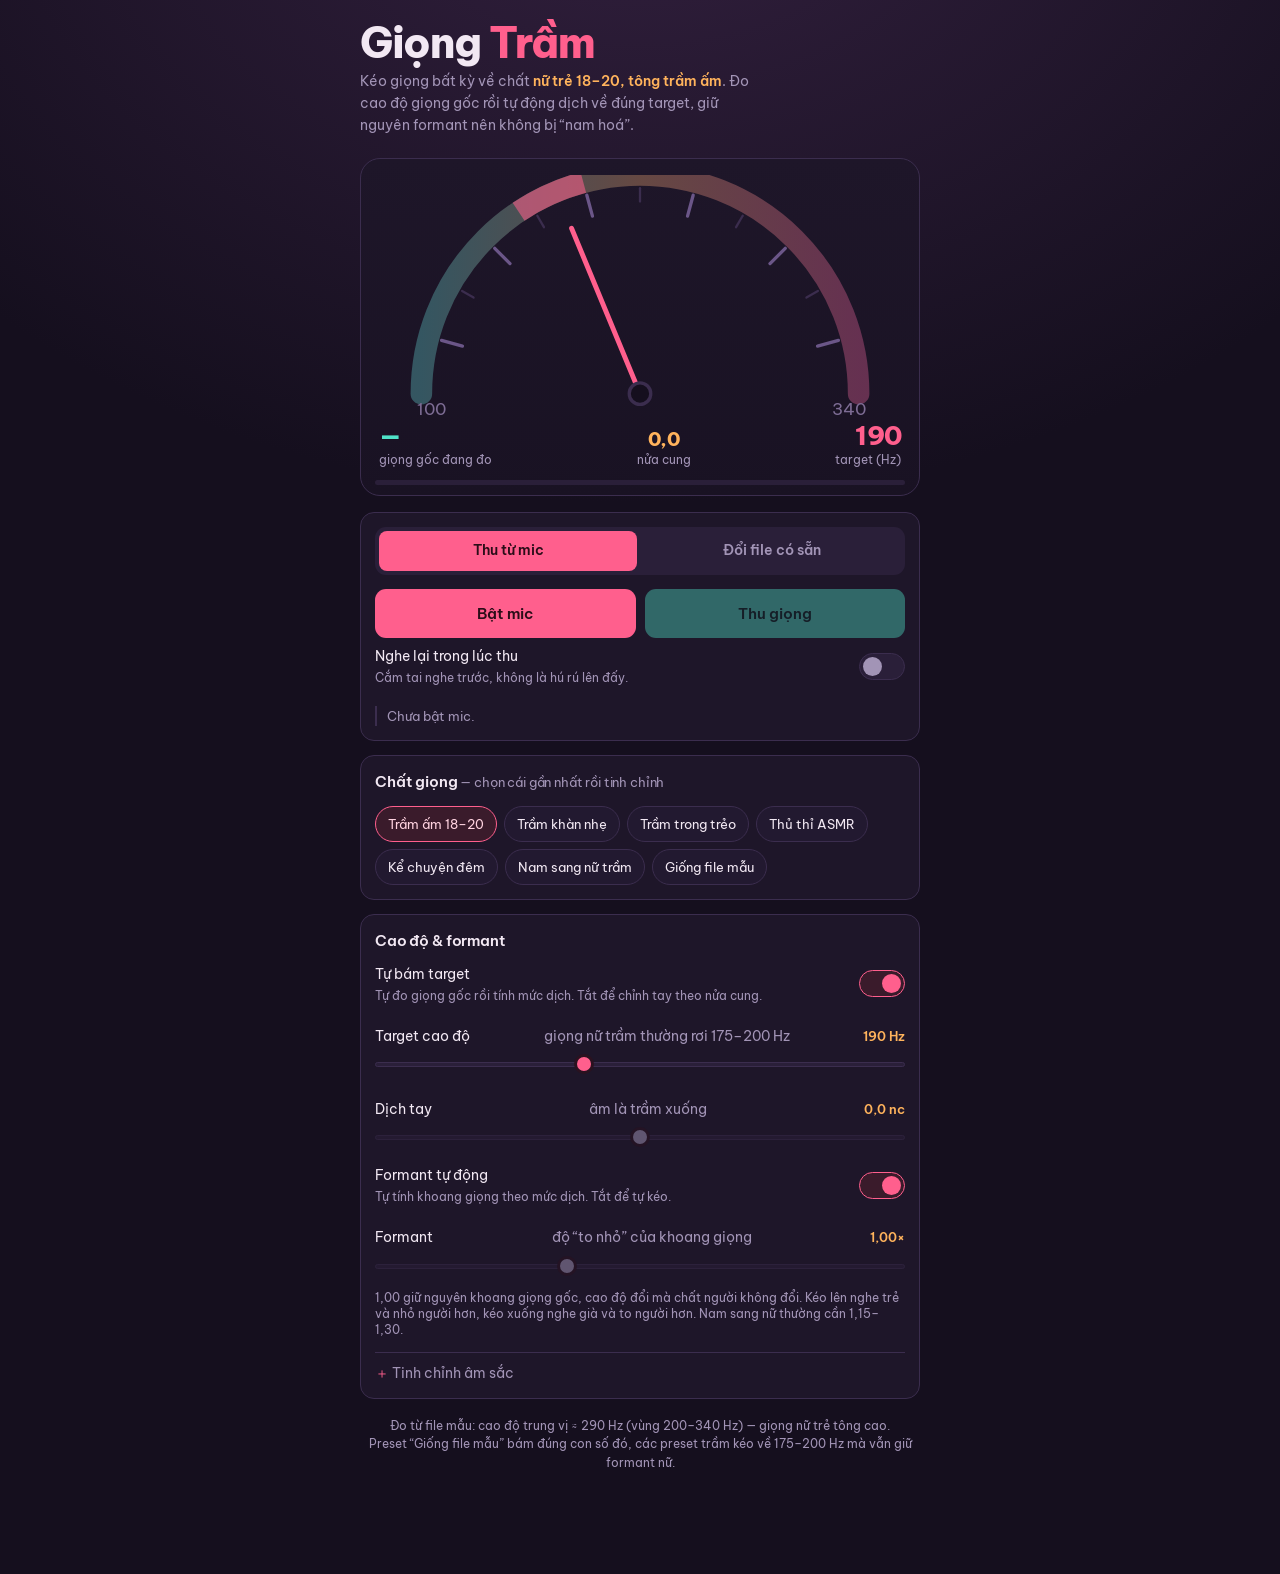
<file: index.html>
<!DOCTYPE html>
<html lang="vi">
<head>
<meta charset="utf-8">
<meta name="viewport" content="width=device-width, initial-scale=1, viewport-fit=cover">
<title>Giọng Trầm — phòng chỉnh giọng nữ 18–20</title>
<link rel="preconnect" href="https://fonts.googleapis.com">
<link rel="preconnect" href="https://fonts.gstatic.com" crossorigin>
<link href="https://fonts.googleapis.com/css2?family=Be+Vietnam+Pro:ital,wght@0,300;0,400;0,600;0,800;1,400&display=swap" rel="stylesheet">
<style>
:root{
  --ink:#150f1e;
  --ink2:#1e1629;
  --ink3:#2a1f39;
  --line:#3b2d4e;
  --rose:#ff5f8d;
  --amber:#ffb35c;
  --mint:#4fe3c8;
  --paper:#f2e8f3;
  --mute:#a294b6;
  --radius:14px;
}
*{box-sizing:border-box}
html,body{margin:0;padding:0}
body{
  background:
    radial-gradient(120% 70% at 50% -10%, #33203f 0%, rgba(51,32,63,0) 60%),
    var(--ink);
  color:var(--paper);
  font-family:'Be Vietnam Pro',system-ui,-apple-system,'Segoe UI',sans-serif;
  font-weight:400;
  line-height:1.55;
  -webkit-font-smoothing:antialiased;
  padding:22px 16px 90px;
}
.wrap{max-width:560px;margin:0 auto}

h1{
  font-size:clamp(30px,9vw,42px);
  font-weight:800;
  letter-spacing:-.035em;
  line-height:.98;
  margin:0 0 8px;
}
h1 em{font-style:normal;color:var(--rose)}
.sub{color:var(--mute);font-size:14px;margin:0 0 22px;max-width:44ch}
.sub b{color:var(--amber);font-weight:600}

/* ---------- hero gauge ---------- */
.gauge{
  background:linear-gradient(180deg,var(--ink2),#191223);
  border:1px solid var(--line);
  border-radius:20px;
  padding:16px 14px 10px;
  margin-bottom:16px;
}
.gauge svg{display:block;width:100%;height:auto}
.readout{
  display:flex;justify-content:space-between;align-items:flex-end;
  margin-top:2px;padding:0 4px;
}
.readout div{display:flex;flex-direction:column;gap:1px}
.readout .v{
  font-size:26px;font-weight:800;letter-spacing:-.03em;
  font-variant-numeric:tabular-nums;line-height:1.05;
}
.readout .l{font-size:11.5px;color:var(--mute)}
.readout .right{text-align:right;align-items:flex-end}
.v.now{color:var(--mint)}
.v.tgt{color:var(--rose)}
.v.shift{color:var(--amber);font-size:19px}

/* ---------- panels ---------- */
.panel{
  background:var(--ink2);
  border:1px solid var(--line);
  border-radius:var(--radius);
  padding:14px;
  margin-bottom:14px;
}
.panel > h2{
  font-size:15px;font-weight:600;margin:0 0 12px;letter-spacing:-.01em;
}
.panel > h2 span{color:var(--mute);font-weight:400;font-size:12.5px}

/* tabs */
.tabs{display:flex;gap:6px;background:var(--ink3);padding:4px;border-radius:11px;margin-bottom:14px}
.tabs button{
  flex:1;border:0;background:transparent;color:var(--mute);
  font:inherit;font-size:14px;font-weight:600;padding:9px 4px;border-radius:8px;cursor:pointer;
  transition:background .18s,color .18s;
}
.tabs button[aria-selected="true"]{background:var(--rose);color:#2b0d18}
.tabs button:focus-visible{outline:2px solid var(--mint);outline-offset:2px}

/* preset chips */
.chips{display:flex;flex-wrap:wrap;gap:7px}
.chip{
  border:1px solid var(--line);background:#221930;color:var(--paper);
  font:inherit;font-size:13px;padding:7px 12px;border-radius:999px;cursor:pointer;
  transition:border-color .18s,background .18s;
}
.chip[aria-pressed="true"]{border-color:var(--rose);background:#3a1b2b;color:#ffd3e0}
.chip:focus-visible{outline:2px solid var(--mint);outline-offset:2px}

/* sliders */
.row{margin:14px 0 0}
.row:first-of-type{margin-top:0}
.row label{
  display:flex;justify-content:space-between;align-items:baseline;
  font-size:13.5px;margin-bottom:5px;gap:10px;
}
.row label span{color:var(--mute)}
.row label b{color:var(--amber);font-weight:600;font-variant-numeric:tabular-nums;font-size:13px;white-space:nowrap;flex:0 0 auto}
.row .hint{font-size:11.5px;color:var(--mute);margin-top:4px;line-height:1.4}
input[type=range]{
  -webkit-appearance:none;appearance:none;width:100%;height:26px;background:transparent;cursor:pointer;margin:0;
}
input[type=range]::-webkit-slider-runnable-track{height:5px;border-radius:3px;background:var(--ink3);border:1px solid var(--line)}
input[type=range]::-webkit-slider-thumb{
  -webkit-appearance:none;width:20px;height:20px;border-radius:50%;
  background:var(--rose);border:3px solid #2a1220;margin-top:-9px;
}
input[type=range]::-moz-range-track{height:5px;border-radius:3px;background:var(--ink3);border:1px solid var(--line)}
input[type=range]::-moz-range-thumb{width:16px;height:16px;border-radius:50%;background:var(--rose);border:3px solid #2a1220}
input[type=range]:focus-visible{outline:2px solid var(--mint);outline-offset:4px;border-radius:4px}
input[type=range]:disabled::-webkit-slider-thumb{background:var(--mute)}
input[type=range]:disabled{opacity:.5}

/* toggles */
.toggle{display:flex;align-items:center;justify-content:space-between;gap:12px;padding:8px 0;font-size:14px}
.toggle small{display:block;color:var(--mute);font-size:11.5px;line-height:1.4;margin-top:2px}
.sw{position:relative;flex:0 0 46px;height:27px;border-radius:99px;background:var(--ink3);border:1px solid var(--line);cursor:pointer}
.sw::after{content:"";position:absolute;top:3px;left:3px;width:19px;height:19px;border-radius:50%;background:var(--mute);transition:transform .2s,background .2s}
.sw[aria-pressed="true"]{background:#3a1b2b;border-color:var(--rose)}
.sw[aria-pressed="true"]::after{transform:translateX(19px);background:var(--rose)}
.sw:focus-visible{outline:2px solid var(--mint);outline-offset:2px}

/* buttons */
.btns{display:flex;gap:9px;flex-wrap:wrap}
button.act{
  flex:1;min-width:130px;border:0;border-radius:11px;font:inherit;font-size:15px;font-weight:600;
  padding:13px 14px;cursor:pointer;background:var(--rose);color:#2b0d18;
  transition:filter .15s,opacity .15s;
}
button.act.ghost{background:var(--ink3);color:var(--paper);border:1px solid var(--line)}
button.act.rec{background:var(--mint);color:#0a2b26}
button.act:disabled{opacity:.4;cursor:not-allowed}
button.act:focus-visible{outline:2px solid var(--mint);outline-offset:2px}
button.act:active{filter:brightness(.92)}

.drop{
  border:1.5px dashed var(--line);border-radius:12px;padding:22px 14px;text-align:center;
  color:var(--mute);font-size:14px;cursor:pointer;transition:border-color .18s,color .18s;
}
.drop:hover,.drop.over{border-color:var(--rose);color:var(--paper)}
.drop b{display:block;color:var(--paper);font-weight:600;font-size:15px;margin-bottom:3px}

.status{
  font-size:13px;color:var(--mute);margin-top:12px;min-height:1.4em;
  border-left:2px solid var(--line);padding-left:10px;
}
.status.warn{color:var(--amber);border-color:var(--amber)}
.status.err{color:var(--rose);border-color:var(--rose)}
.status.ok{color:var(--mint);border-color:var(--mint)}

.meter{height:5px;border-radius:3px;background:var(--ink3);overflow:hidden;margin-top:12px}
.meter i{display:block;height:100%;width:0;background:linear-gradient(90deg,var(--mint),var(--rose));transition:width .07s linear}

audio{width:100%;margin-top:12px;filter:invert(.92) hue-rotate(180deg)}

details{border-top:1px solid var(--line);margin-top:14px;padding-top:10px}
details summary{cursor:pointer;font-size:13.5px;color:var(--mute);list-style:none}
details summary::-webkit-details-marker{display:none}
details summary::before{content:"＋ ";color:var(--rose)}
details[open] summary::before{content:"－ "}
details[open] summary{margin-bottom:8px;color:var(--paper)}

.foot{color:var(--mute);font-size:11.5px;line-height:1.6;margin-top:18px;text-align:center}
.hidden{display:none !important}
@media (prefers-reduced-motion:reduce){*{transition:none !important;animation:none !important}}
</style>
</head>
<body>
<div class="wrap">

  <h1>Giọng <em>Trầm</em></h1>
  <p class="sub">Kéo giọng bất kỳ về chất <b>nữ trẻ 18–20, tông trầm ấm</b>. Đo cao độ giọng gốc rồi tự động dịch về đúng target, giữ nguyên formant nên không bị “nam hoá”.</p>

  <!-- HERO GAUGE -->
  <div class="gauge">
    <svg viewBox="0 0 320 148" aria-label="Đồng hồ cao độ giọng">
      <defs>
        <linearGradient id="arcg" x1="0" y1="0" x2="1" y2="0">
          <stop offset="0" stop-color="#4fe3c8"/>
          <stop offset=".5" stop-color="#ffb35c"/>
          <stop offset="1" stop-color="#ff5f8d"/>
        </linearGradient>
      </defs>
      <path d="M28 132 A112 112 0 0 1 292 132" fill="none" stroke="#2a1f39" stroke-width="13" stroke-linecap="round"/>
      <path d="M28 132 A112 112 0 0 1 292 132" fill="none" stroke="url(#arcg)" stroke-width="13"
            stroke-linecap="round" opacity=".28"/>
      <g id="ticks"></g>
      <line id="tgtNeedle" x1="160" y1="132" x2="160" y2="34" stroke="#ff5f8d" stroke-width="3" stroke-linecap="round"/>
      <line id="nowNeedle" x1="160" y1="132" x2="160" y2="44" stroke="#4fe3c8" stroke-width="3.5" stroke-linecap="round" opacity="0"/>
      <circle cx="160" cy="132" r="6.5" fill="#150f1e" stroke="#3b2d4e" stroke-width="2"/>
    </svg>
    <div class="readout">
      <div><span class="v now" id="rNow">—</span><span class="l">giọng gốc đang đo</span></div>
      <div style="align-items:center"><span class="v shift" id="rShift">0,0</span><span class="l">nửa cung</span></div>
      <div class="right"><span class="v tgt" id="rTgt">190</span><span class="l">target (Hz)</span></div>
    </div>
    <div class="meter"><i id="lvl"></i></div>
  </div>

  <!-- SOURCE -->
  <div class="panel">
    <div class="tabs" role="tablist">
      <button id="tabMic" role="tab" aria-selected="true">Thu từ mic</button>
      <button id="tabFile" role="tab" aria-selected="false">Đổi file có sẵn</button>
    </div>

    <div id="paneMic">
      <div class="btns">
        <button class="act" id="btnMic">Bật mic</button>
        <button class="act rec" id="btnRec" disabled>Thu giọng</button>
      </div>
      <div class="toggle">
        <div>Nghe lại trong lúc thu<small>Cắm tai nghe trước, không là hú rú lên đấy.</small></div>
        <button class="sw" id="swMon" aria-pressed="false" aria-label="Nghe lại trong lúc thu"></button>
      </div>
      <div class="status" id="stMic">Chưa bật mic.</div>
    </div>

    <div id="paneFile" class="hidden">
      <div class="drop" id="drop">
        <b>Chọn file audio hoặc video</b>
        mp3 · wav · m4a · mp4 · webm — kéo thả hoặc bấm vào đây
      </div>
      <input type="file" id="fileIn" accept="audio/*,video/*" class="hidden">
      <div class="btns" style="margin-top:12px">
        <button class="act" id="btnRender" disabled>Đổi giọng &amp; xuất WAV</button>
      </div>
      <div class="status" id="stFile">Chưa có file nào.</div>
    </div>

    <audio id="player" controls class="hidden"></audio>
    <div class="btns hidden" id="dlWrap" style="margin-top:10px">
      <button class="act ghost" id="btnDl">Tải file WAV về máy</button>
    </div>
  </div>

  <!-- PRESETS -->
  <div class="panel">
    <h2>Chất giọng <span>— chọn cái gần nhất rồi tinh chỉnh</span></h2>
    <div class="chips" id="chips"></div>
  </div>

  <!-- CORE CONTROLS -->
  <div class="panel">
    <h2>Cao độ &amp; formant</h2>

    <div class="toggle" style="padding-top:0">
      <div>Tự bám target<small>Tự đo giọng gốc rồi tính mức dịch. Tắt để chỉnh tay theo nửa cung.</small></div>
      <button class="sw" id="swAuto" aria-pressed="true" aria-label="Tự bám target"></button>
    </div>

    <div class="row">
      <label for="sTarget">Target cao độ <span>giọng nữ trầm thường rơi 175–200 Hz</span><b id="vTarget">190 Hz</b></label>
      <input type="range" id="sTarget" min="120" max="300" step="1" value="190">
    </div>

    <div class="row" id="rowManual">
      <label for="sSemi">Dịch tay <span>âm là trầm xuống</span><b id="vSemi">0,0 nc</b></label>
      <input type="range" id="sSemi" min="-14" max="14" step="0.1" value="0" disabled>
    </div>

    <div class="toggle">
      <div>Formant tự động<small>Tự tính khoang giọng theo mức dịch. Tắt để tự kéo.</small></div>
      <button class="sw" id="swAutoForm" aria-pressed="true" aria-label="Formant tự động"></button>
    </div>

    <div class="row">
      <label for="sForm">Formant <span>độ “to nhỏ” của khoang giọng</span><b id="vForm">1,10×</b></label>
      <input type="range" id="sForm" min="0.75" max="1.45" step="0.01" value="1.10">
      <div class="hint">1,00 giữ nguyên khoang giọng gốc, cao độ đổi mà chất người không đổi. Kéo lên nghe trẻ và nhỏ người hơn, kéo xuống nghe già và to người hơn. Nam sang nữ thường cần 1,15–1,30.</div>
    </div>

    <details>
      <summary>Tinh chỉnh âm sắc</summary>
      <div class="row">
        <label for="sWarm">Độ ấm dày <span>200 Hz</span><b id="vWarm">+3,5 dB</b></label>
        <input type="range" id="sWarm" min="-6" max="9" step="0.5" value="3.5">
      </div>
      <div class="row">
        <label for="sMud">Bớt ù đục <span>430 Hz</span><b id="vMud">−2,5 dB</b></label>
        <input type="range" id="sMud" min="-9" max="3" step="0.5" value="-2.5">
      </div>
      <div class="row">
        <label for="sPres">Độ rõ chữ <span>2,6 kHz</span><b id="vPres">+2,0 dB</b></label>
        <input type="range" id="sPres" min="-6" max="8" step="0.5" value="2">
      </div>
      <div class="row">
        <label for="sSss">Khử tiếng xì <span>6,8 kHz</span><b id="vSss">−4,0 dB</b></label>
        <input type="range" id="sSss" min="-14" max="2" step="0.5" value="-4">
      </div>
      <div class="row">
        <label for="sAir">Hơi thở <span>9,5 kHz</span><b id="vAir">+1,5 dB</b></label>
        <input type="range" id="sAir" min="-8" max="8" step="0.5" value="1.5">
      </div>
      <div class="row">
        <label for="sVerb">Không gian <span>vang nhẹ</span><b id="vVerb">10%</b></label>
        <input type="range" id="sVerb" min="0" max="60" step="1" value="10">
      </div>
      <div class="row">
        <label for="sComp">Nén đều tiếng <span>bớt chỗ to chỗ nhỏ</span><b id="vComp">3,5:1</b></label>
        <input type="range" id="sComp" min="1" max="10" step="0.5" value="3.5">
      </div>
      <div class="row">
        <label for="sGain">Âm lượng ra <b id="vGain">0,0 dB</b></label>
        <input type="range" id="sGain" min="-12" max="12" step="0.5" value="0">
      </div>
    </details>
  </div>

  <p class="foot">
    Đo từ file mẫu: cao độ trung vị ≈ 290 Hz (vùng 200–340 Hz) — giọng nữ trẻ tông cao.<br>
    Preset “Giống file mẫu” bám đúng con số đó, các preset trầm kéo về 175–200 Hz mà vẫn giữ formant nữ.
  </p>
</div>

<script>
(() => {
"use strict";

/* ===================== AudioWorklet: phase vocoder + formant ===================== */
const WORKLET = `
function smbFft(b, n, sign){
  let i, bitm, j, le, le2, k, wr, wi, arg, temp, tr, ti, ur, ui;
  for (i = 2; i < 2*n - 2; i += 2){
    for (bitm = 2, j = 0; bitm < 2*n; bitm <<= 1){
      if (i & bitm) j++;
      j <<= 1;
    }
    if (i < j){
      temp = b[i];   b[i]   = b[j];   b[j]   = temp;
      temp = b[i+1]; b[i+1] = b[j+1]; b[j+1] = temp;
    }
  }
  const kmax = Math.round(Math.log(n)/Math.LN2);
  for (k = 0, le = 2; k < kmax; k++){
    le <<= 1; le2 = le >> 1;
    ur = 1.0; ui = 0.0;
    arg = Math.PI / (le2 >> 1);
    wr = Math.cos(arg); wi = sign * Math.sin(arg);
    for (j = 0; j < le2; j += 2){
      for (i = j; i < 2*n; i += le){
        tr = b[i+le2]*ur - b[i+le2+1]*ui;
        ti = b[i+le2]*ui + b[i+le2+1]*ur;
        b[i+le2]   = b[i]   - tr;
        b[i+le2+1] = b[i+1] - ti;
        b[i]   += tr;
        b[i+1] += ti;
      }
      tr = ur*wr - ui*wi;
      ui = ur*wi + ui*wr;
      ur = tr;
    }
  }
}

class VoiceProcessor extends AudioWorkletProcessor {
  static get parameterDescriptors(){
    return [
      {name:'pitch',   defaultValue:1,  minValue:0.35, maxValue:3,   automationRate:'k-rate'},
      {name:'formant', defaultValue:1,  minValue:0.6,  maxValue:1.8, automationRate:'k-rate'},
      {name:'level',   defaultValue:1,  minValue:0,    maxValue:4,   automationRate:'k-rate'}
    ];
  }
  constructor(opts){
    super();
    const o = (opts && opts.processorOptions) || {};
    const N = 2048;
    this.N = N;
    this.osamp = o.osamp === 8 ? 8 : 4;
    this.hop = N / this.osamp;
    this.lat = N - this.hop;
    this.rover = this.lat;

    this.inFIFO   = new Float32Array(N);
    this.outFIFO  = new Float32Array(N);
    this.accum    = new Float32Array(2*N);
    this.fft      = new Float32Array(2*N);
    this.cep      = new Float32Array(2*N);
    this.lastPh   = new Float32Array(N/2 + 1);
    this.sumPh    = new Float32Array(N/2 + 1);
    this.anaMag   = new Float32Array(N/2 + 1);
    this.anaFrq   = new Float32Array(N/2 + 1);
    this.synMag   = new Float32Array(N/2 + 1);
    this.synFrq   = new Float32Array(N/2 + 1);
    this.env      = new Float32Array(N/2 + 1);
    this.anaPh    = new Float32Array(N/2 + 1);
    this.prevMag  = new Float32Array(N/2 + 1);
    this.outRe    = new Float32Array(N/2 + 1);
    this.outIm    = new Float32Array(N/2 + 1);
    this.peaks    = new Int32Array(N/4);
    this.win      = new Float32Array(N);
    for (let k = 0; k < N; k++) this.win[k] = 0.5 - 0.5*Math.cos(2*Math.PI*k/N);

    this.freqPerBin = sampleRate / N;
    this.expct = 2*Math.PI*this.hop/N;
    // Cepstral lifter cutoff. It has to stay below the quefrency of the pitch
    // peak (sampleRate/f0) or the "envelope" starts tracking single harmonics;
    // 420 Hz is just above the highest f0 the page will ever hand us.
    this.LIFT = Math.max(40, Math.min(200, Math.round(sampleRate/420)));
    this.gComp = 1;
    this.alive = true;
    this.port.onmessage = (e) => { if (e.data === 'stop') this.alive = false; };
  }

  frame(pitch, formant){
    const N = this.N, N2 = N >> 1, osamp = this.osamp;
    const fft = this.fft, cep = this.cep, win = this.win;
    const anaMag = this.anaMag, anaFrq = this.anaFrq, anaPh = this.anaPh;
    const env = this.env, outRe = this.outRe, outIm = this.outIm;
    const fpb = this.freqPerBin, expct = this.expct;
    const hopPhase = 2*Math.PI*this.hop/sampleRate;

    for (let k = 0; k < N; k++){ fft[2*k] = this.inFIFO[k]*win[k]; fft[2*k+1] = 0; }
    smbFft(fft, N, -1);

    let flux = 0, prevSum = 0;
    for (let k = 0; k <= N2; k++){
      const re = fft[2*k], im = fft[2*k+1];
      const mag = 2*Math.sqrt(re*re + im*im);
      const ph  = Math.atan2(im, re);
      let d = ph - this.lastPh[k];
      this.lastPh[k] = ph;
      d -= k*expct;
      d -= Math.PI*Math.round(d/Math.PI);
      d = osamp*d/(2*Math.PI);
      anaMag[k] = mag;
      anaPh[k]  = ph;
      anaFrq[k] = k*fpb + d*fpb;
      const pm = this.prevMag[k];
      if (mag > pm) flux += mag - pm;
      prevSum += pm;
      this.prevMag[k] = mag;
    }
    // a sharp rise in spectral energy means a consonant/attack is arriving
    const transient = prevSum > 1e-4 && flux/prevSum > 1.2;

    // --- spectral envelope by cepstral liftering ---
    // The nulls between harmonics are near-zero, and their huge negative logs
    // would dominate the cepstral fit and flatten the envelope into a plain
    // downward slope. Clamping the log spectrum 60 dB under the frame peak
    // keeps the fit on the harmonics, where the formants actually live.
    let mxMag = 0;
    for (let k = 0; k <= N2; k++) if (anaMag[k] > mxMag) mxMag = anaMag[k];
    const floorL = Math.log(mxMag*1e-3 + 1e-9);
    for (let k = 0; k <= N2; k++){
      let L = Math.log(anaMag[k] + 1e-9);
      if (L < floorL) L = floorL;
      cep[2*k] = L; cep[2*k+1] = 0;
      if (k > 0 && k < N2){ cep[2*(N-k)] = L; cep[2*(N-k)+1] = 0; }
    }
    smbFft(cep, N, -1);
    const Q = this.LIFT;
    for (let k = Q; k <= N - Q; k++){ cep[2*k] = 0; cep[2*k+1] = 0; }
    smbFft(cep, N, 1);
    for (let k = 0; k <= N2; k++){
      let e = Math.exp(cep[2*k]/N);
      if (!(e > 1e-7)) e = 1e-7;
      env[k] = e;
    }

    // --- find spectral peaks: each one is a harmonic to be moved as a unit ---
    const peaks = this.peaks;
    let np = 0;
    for (let k = 2; k < N2 - 2; k++){
      const m = anaMag[k];
      if (m > anaMag[k-1] && m >= anaMag[k+1] && m > anaMag[k-2] && m > anaMag[k+2]){
        peaks[np++] = k;
        if (np >= peaks.length) break;
      }
    }

    outRe.fill(0); outIm.fill(0);

    if (np === 0){
      // unvoiced / near-silent: plain bin translation is fine here
      for (let k = 0; k <= N2; k++){
        const j = Math.round(k*pitch);
        if (j >= 0 && j <= N2){
          let ph = this.sumPh[j] + hopPhase*anaFrq[k]*pitch;
          ph -= 2*Math.PI*Math.round(ph/(2*Math.PI));
          this.sumPh[j] = ph;
          let ei = Math.round(j/formant);
          if (ei < 0) ei = 0; else if (ei > N2) ei = N2;
          const a = (anaMag[k]/env[k])*env[ei];
          outRe[j] += a*Math.cos(ph);
          outIm[j] += a*Math.sin(ph);
        }
      }
    } else {
      // Identity phase locking: only peaks get an accumulated phase; every bin
      // in a peak's region keeps its original phase offset from that peak, so
      // the harmonic stays a coherent waveform instead of smearing.
      for (let i = 0; i < np; i++){
        const p    = peaks[i];
        const lo   = (i === 0)      ? 1  : (((peaks[i-1] + p) >> 1) + 1);
        const hi   = (i === np - 1) ? N2 : ((p + peaks[i+1]) >> 1);
        const fSh  = anaFrq[p]*pitch;

        // phase of the shifted harmonic; a transient resets it to the analysed
        // phase so plosives stay crisp instead of being smeared by history
        let ph;
        if (transient){
          ph = anaPh[p];
        } else {
          ph = this.sumPh[p] + hopPhase*fSh;
          ph -= 2*Math.PI*Math.round(ph/(2*Math.PI));
        }
        this.sumPh[p] = ph;

        const dBin = Math.round(fSh/fpb) - p;
        for (let k = lo; k <= hi; k++){
          const j = k + dBin;
          if (j < 1 || j > N2) continue;
          // flatten by the source envelope, refill with the envelope read at
          // 1/formant -> the formants move independently of the pitch
          let ei = Math.round(j/formant);
          if (ei < 0) ei = 0; else if (ei > N2) ei = N2;
          const mag = (anaMag[k]/env[k])*env[ei];
          if (mag < 1e-6) continue;
          const th = ph + (anaPh[k] - anaPh[p]);
          outRe[j] += mag*Math.cos(th);
          outIm[j] += mag*Math.sin(th);
        }
      }
    }

    // --- resynthesis (smb convention: upper half zeroed, 2/(N2*osamp) scale) ---
    for (let k = 0; k <= N2; k++){ fft[2*k] = outRe[k]; fft[2*k+1] = outIm[k]; }
    for (let k = N + 2; k < 2*N; k++) fft[k] = 0;
    smbFft(fft, N, 1);

    // 2/(N2*osamp) is smb's scale; the extra 1/1.5 cancels the Hann-squared
    // overlap-add gain so the processor stays unity-gain at either osamp
    const accum = this.accum, sc = 2/(N2*osamp*1.5);
    for (let k = 0; k < N; k++) accum[k] += win[k]*fft[2*k]*sc;

    for (let k = 0; k < this.hop; k++) this.outFIFO[k] = accum[k];
    accum.copyWithin(0, this.hop, this.hop + N);
    this.inFIFO.copyWithin(0, this.hop, this.hop + this.lat);
  }

  process(inputs, outputs, params){
    const inp = inputs[0], outp = outputs[0];
    if (!outp || !outp.length) return this.alive;
    const out = outp[0];
    const src = (inp && inp.length && inp[0] && inp[0].length) ? inp[0] : null;
    const pitch = params.pitch[0], formant = params.formant[0], level = params.level[0];
    const N = this.N, lat = this.lat;

    for (let i = 0; i < out.length; i++){
      this.inFIFO[this.rover] = src ? src[i] : 0;
      let v = this.outFIFO[this.rover - lat]*level;
      const a = v < 0 ? -v : v;
      if (a > 0.8) v = (v < 0 ? -1 : 1)*(0.8 + 0.2*Math.tanh((a - 0.8)/0.2));
      out[i] = v;
      this.rover++;
      if (this.rover >= N){
        this.rover = lat;
        this.frame(pitch, formant);
      }
    }
    for (let c = 1; c < outp.length; c++) outp[c].set(out);
    return this.alive;
  }
}

// pass-through tap that ships the finished audio back to the page for WAV export
class TapProcessor extends AudioWorkletProcessor {
  constructor(){
    super();
    this.on = false;
    this.port.onmessage = (e) => { this.on = e.data === 'on'; };
  }
  process(inputs, outputs){
    const src = (inputs[0] && inputs[0][0]) ? inputs[0][0] : null;
    const out = outputs[0] && outputs[0][0];
    if (out){
      if (src) out.set(src); else out.fill(0);
    }
    if (this.on && src) this.port.postMessage(src.slice(0));
    return true;
  }
}

registerProcessor('voice', VoiceProcessor);
registerProcessor('tap', TapProcessor);
`;

/* ===================== tiny helpers ===================== */
const $ = (id) => document.getElementById(id);
const clamp = (v, a, b) => v < a ? a : (v > b ? b : v);

// Vietnamese number formatting: decimal comma, real minus sign
function num(n, d){
  d = d === undefined ? 1 : d;
  let s = Math.abs(Number(n)).toFixed(d).replace('.', ',');
  return (Number(n) < 0 ? '−' : '') + s;
}
function signed(n, d){
  return (Number(n) > 0 ? '+' : '') + num(n, d);
}
function median(a){
  if (!a.length) return 0;
  const s = a.slice().sort((x, y) => x - y);
  const m = s.length >> 1;
  return s.length % 2 ? s[m] : (s[m-1] + s[m])/2;
}

/* ===================== gauge ===================== */
// The arc path spans 28->292 at y=132, so its real drawn radius is 132
// (SVG scales the 112 in the path up to reach both endpoints), not 112.
const GMIN = 100, GMAX = 340, CX = 160, CY = 132, ARC_R = 132;
const SVGNS = 'http://www.w3.org/2000/svg';

function gaugeAngle(hz){
  return Math.PI*(1 - clamp((hz - GMIN)/(GMAX - GMIN), 0, 1));
}
function pointAt(hz, r){
  const a = gaugeAngle(hz);
  return [CX + r*Math.cos(a), CY - r*Math.sin(a)];
}
function setNeedle(el, hz, r){
  const p = pointAt(hz, r);
  el.setAttribute('x2', p[0].toFixed(1));
  el.setAttribute('y2', p[1].toFixed(1));
}
(function buildGauge(){
  const g = $('ticks');

  // the stretch a low female voice usually lands in, lit up on the arc itself
  const a = pointAt(175, ARC_R), b = pointAt(200, ARC_R);
  const zone = document.createElementNS(SVGNS, 'path');
  zone.setAttribute('d', 'M' + a[0].toFixed(1) + ' ' + a[1].toFixed(1) +
                         ' A' + ARC_R + ' ' + ARC_R + ' 0 0 1 ' + b[0].toFixed(1) + ' ' + b[1].toFixed(1));
  zone.setAttribute('fill', 'none');
  zone.setAttribute('stroke', '#ff5f8d');
  zone.setAttribute('stroke-width', '13');
  zone.setAttribute('opacity', '.55');
  g.appendChild(zone);

  // ticks tuck just inside the arc band; the needles stop short of them
  for (let hz = 120; hz <= 320; hz += 20){
    const major = hz % 40 === 0;
    const p1 = pointAt(hz, major ? 111 : 116), p2 = pointAt(hz, 124);
    const ln = document.createElementNS(SVGNS, 'line');
    ln.setAttribute('x1', p1[0].toFixed(1)); ln.setAttribute('y1', p1[1].toFixed(1));
    ln.setAttribute('x2', p2[0].toFixed(1)); ln.setAttribute('y2', p2[1].toFixed(1));
    ln.setAttribute('stroke', major ? '#6b5688' : '#3b2d4e');
    ln.setAttribute('stroke-width', major ? '2' : '1.4');
    ln.setAttribute('stroke-linecap', 'round');
    g.appendChild(ln);
  }

  // range labels sit under the arc ends, clear of anywhere a needle can point
  [[100, 34], [340, 286]].forEach(pair => {
    const t = document.createElementNS(SVGNS, 'text');
    t.setAttribute('x', String(pair[1])); t.setAttribute('y', '145');
    t.setAttribute('text-anchor', 'middle');
    t.setAttribute('font-size', '10');
    t.setAttribute('fill', '#7d6c94');
    t.textContent = String(pair[0]);
    g.appendChild(t);
  });
})();

/* ===================== presets ===================== */
const PRESETS = [
  { name:'Trầm ấm 18–20', target:190, form:1.10, warm:3.5, mud:-2.5, pres:2,   sss:-4,   air:1.5, verb:10, comp:3.5 },
  { name:'Trầm khàn nhẹ', target:178, form:1.05, warm:4.5, mud:-3.5, pres:1,   sss:-5,   air:0.5, verb:8,  comp:4   },
  { name:'Trầm trong trẻo', target:200, form:1.16, warm:2.5, mud:-2,   pres:3,   sss:-3.5, air:3,   verb:14, comp:3   },
  { name:'Thủ thỉ ASMR',  target:182, form:1.12, warm:5,   mud:-3,   pres:0.5, sss:-6.5, air:4,   verb:6,  comp:6   },
  { name:'Kể chuyện đêm', target:186, form:1.08, warm:4,   mud:-2.5, pres:1.5, sss:-5,   air:2,   verb:22, comp:5   },
  { name:'Nam sang nữ trầm', target:192, form:1.28, warm:2,   mud:-2,   pres:2.5, sss:-4,   air:2,   verb:10, comp:4   },
  { name:'Giống file mẫu', target:290, form:1.00, warm:1.5, mud:-1.5, pres:2,   sss:-3,   air:2,   verb:8,  comp:3   }
];

/* ===================== UI state ===================== */
const S = {
  target: $('sTarget'), semi: $('sSemi'), form: $('sForm'),
  warm: $('sWarm'), mud: $('sMud'), pres: $('sPres'), sss: $('sSss'),
  air: $('sAir'), verb: $('sVerb'), comp: $('sComp'), gain: $('sGain')
};
const V = {
  target: $('vTarget'), semi: $('vSemi'), form: $('vForm'),
  warm: $('vWarm'), mud: $('vMud'), pres: $('vPres'), sss: $('vSss'),
  air: $('vAir'), verb: $('vVerb'), comp: $('vComp'), gain: $('vGain')
};

let autoPitch = true;     // follow the measured pitch toward the target
let autoForm  = true;     // derive formant from the shift amount
let detectedHz = 0;       // last measured source pitch
let curSemis = 0;         // shift actually applied

function autoFormantFor(semis){
  // shifting up means the source was lower (usually male): widen the vocal
  // tract so it reads as female instead of a chipmunked man. Shifting down
  // needs only a light lift so the voice does not slide toward masculine.
  return semis >= 0
    ? clamp(1 + 0.030*semis, 1, 1.35)
    : clamp(1 + 0.008*(-semis), 1, 1.12);
}

function shiftFromDetection(){
  const t = +S.target.value;
  if (!detectedHz) return curSemis;
  return clamp(12*Math.log2(t/detectedHz), -14, 14);
}

function readParams(){
  return {
    semis: curSemis,
    formant: +S.form.value,
    warm: +S.warm.value, mud: +S.mud.value, pres: +S.pres.value,
    sss: +S.sss.value, air: +S.air.value,
    verb: +S.verb.value, comp: +S.comp.value, gain: +S.gain.value
  };
}

function paintLabels(){
  V.target.textContent = S.target.value + ' Hz';
  V.semi.textContent   = num(curSemis, 1) + ' nc';
  V.form.textContent   = num(+S.form.value, 2) + '×';
  V.warm.textContent   = signed(+S.warm.value) + ' dB';
  V.mud.textContent    = signed(+S.mud.value) + ' dB';
  V.pres.textContent   = signed(+S.pres.value) + ' dB';
  V.sss.textContent    = signed(+S.sss.value) + ' dB';
  V.air.textContent    = signed(+S.air.value) + ' dB';
  V.verb.textContent   = S.verb.value + '%';
  V.comp.textContent   = num(+S.comp.value) + ':1';
  V.gain.textContent   = signed(+S.gain.value) + ' dB';

  $('rTgt').textContent   = S.target.value;
  $('rShift').textContent = signed(curSemis, 1);
  $('rNow').textContent   = detectedHz ? Math.round(detectedHz) : '—';

  setNeedle($('tgtNeedle'), +S.target.value, 108);
  const nn = $('nowNeedle');
  if (detectedHz){ setNeedle(nn, detectedHz, 94); nn.setAttribute('opacity', '1'); }
  else nn.setAttribute('opacity', '0');
}

// recompute the derived values (shift, formant) and push them everywhere
function sync(pushAudio){
  if (autoPitch) curSemis = shiftFromDetection();
  else curSemis = +S.semi.value;

  if (autoForm) S.form.value = autoFormantFor(curSemis).toFixed(2);
  // keep the (disabled) manual thumb showing the shift that is actually applied
  S.semi.value = curSemis.toFixed(1);

  paintLabels();
  if (pushAudio !== false && live) applyParams(live, readParams(), true);
}

/* ===================== audio graph ===================== */
let ctx = null, live = null, micStream = null, workletURL = null;
const moduleReady = new WeakSet();

function moduleURL(){
  if (!workletURL) workletURL = URL.createObjectURL(new Blob([WORKLET], {type:'application/javascript'}));
  return workletURL;
}
const FILE_HINT = 'Trang đang mở thẳng từ ổ đĩa (file://) nên trình duyệt chặn AudioWorklet. ' +
                  'Mở qua một web server — hoặc GitHub Pages — là chạy được.';

async function ensureModule(c){
  if (moduleReady.has(c)) return;
  try {
    await c.audioWorklet.addModule(moduleURL());
  } catch (err){
    throw new Error(location.protocol === 'file:'
      ? FILE_HINT
      : 'Không nạp được bộ xử lý âm thanh: ' + (err && err.message ? err.message : err));
  }
  moduleReady.add(c);
}

function makeIR(c){
  const sr = c.sampleRate, len = Math.floor(sr*1.6);
  const ir = c.createBuffer(2, len, sr);
  for (let ch = 0; ch < 2; ch++){
    const d = ir.getChannelData(ch);
    for (let i = 0; i < len; i++){
      const t = i/len;
      const attack = i < sr*0.008 ? i/(sr*0.008) : 1;
      d[i] = (Math.random()*2 - 1)*Math.pow(1 - t, 2.6)*attack*0.6;
    }
  }
  return ir;
}

function peaking(c, freq, q){
  const f = c.createBiquadFilter();
  f.type = 'peaking'; f.frequency.value = freq; f.Q.value = q; f.gain.value = 0;
  return f;
}

function buildChain(c, osamp){
  const node = new AudioWorkletNode(c, 'voice', {
    numberOfInputs: 1, numberOfOutputs: 1, outputChannelCount: [1],
    channelCount: 1, channelCountMode: 'explicit', channelInterpretation: 'speakers',
    processorOptions: { osamp: osamp }
  });
  const hp = c.createBiquadFilter();
  hp.type = 'highpass'; hp.frequency.value = 80; hp.Q.value = 0.7;

  const warm = peaking(c, 200, 0.9);
  const mud  = peaking(c, 430, 1.1);
  const pres = peaking(c, 2600, 0.9);
  const sss  = peaking(c, 6800, 1.5);
  const air  = c.createBiquadFilter();
  air.type = 'highshelf'; air.frequency.value = 9500; air.gain.value = 0;

  const comp = c.createDynamicsCompressor();
  comp.threshold.value = -22; comp.knee.value = 10;
  comp.attack.value = 0.006; comp.release.value = 0.18;

  const revLP = c.createBiquadFilter();
  revLP.type = 'lowpass'; revLP.frequency.value = 5200;
  const rev = c.createConvolver();
  rev.buffer = makeIR(c);

  const dry = c.createGain(), wet = c.createGain(), out = c.createGain();

  node.connect(hp).connect(warm).connect(mud).connect(pres).connect(sss).connect(air).connect(comp);
  comp.connect(dry).connect(out);
  comp.connect(revLP).connect(rev).connect(wet).connect(out);

  return { node, warm, mud, pres, sss, air, comp, dry, wet, out };
}

function applyParams(ch, P, smooth){
  const now = ch.node.context.currentTime;
  const set = (p, v) => {
    if (smooth) p.setTargetAtTime(v, now, 0.02);
    else p.value = v;
  };
  set(ch.warm.gain, P.warm);
  set(ch.mud.gain,  P.mud);
  set(ch.pres.gain, P.pres);
  set(ch.sss.gain,  P.sss);
  set(ch.air.gain,  P.air);
  ch.comp.ratio.value = P.comp;
  set(ch.wet.gain, P.verb/100);
  set(ch.dry.gain, 1 - (P.verb/100)*0.35);
  set(ch.out.gain, Math.pow(10, P.gain/20));
  set(ch.node.parameters.get('formant'), P.formant);
  set(ch.node.parameters.get('pitch'), Math.pow(2, P.semis/12));
}

/* ===================== pitch detection ===================== */
function decimate(src, sr, target){
  const factor = Math.max(1, Math.round(sr/target));
  const n = Math.floor(src.length/factor);
  const out = new Float32Array(n);
  for (let i = 0; i < n; i++){
    let s = 0;
    for (let j = 0; j < factor; j++) s += src[i*factor + j];
    out[i] = s/factor;
  }
  return { buf: out, sr: sr/factor };
}

// normalised autocorrelation with an octave guard — good enough for speech
function detectF0(x, sr){
  const n = x.length;
  if (n < 64) return 0;
  let mean = 0;
  for (let i = 0; i < n; i++) mean += x[i];
  mean /= n;
  let rms = 0;
  for (let i = 0; i < n; i++){ const v = x[i] - mean; rms += v*v; }
  rms = Math.sqrt(rms/n);
  if (rms < 0.006) return 0;

  const minLag = Math.max(2, Math.floor(sr/420));
  const maxLag = Math.min(n - 3, Math.floor(sr/70));
  if (maxLag <= minLag + 2) return 0;

  const nc = new Float32Array(maxLag + 2);
  let best = 0, bestV = 0;
  for (let lag = minLag; lag <= maxLag; lag++){
    let s = 0, e1 = 0, e2 = 0;
    const m = n - lag;
    for (let i = 0; i < m; i++){
      const a = x[i] - mean, b = x[i + lag] - mean;
      s += a*b; e1 += a*a; e2 += b*b;
    }
    const v = s/(Math.sqrt(e1*e2) + 1e-9);
    nc[lag] = v;
    if (v > bestV){ bestV = v; best = lag; }
  }
  if (bestV < 0.42) return 0;

  // the true period is the *earliest* strong peak; the global max is often an octave down
  const thr = bestV*0.86;
  let chosen = best;
  for (let lag = minLag + 1; lag < maxLag; lag++){
    if (nc[lag] >= thr && nc[lag] > nc[lag-1] && nc[lag] >= nc[lag+1]){ chosen = lag; break; }
  }
  let lag = chosen;
  if (chosen > minLag && chosen < maxLag){
    const y0 = nc[chosen-1], y1 = nc[chosen], y2 = nc[chosen+1];
    const den = y0 - 2*y1 + y2;
    if (Math.abs(den) > 1e-9) lag += clamp((y0 - y2)/(2*den), -1, 1);
  }
  const f = sr/lag;
  return (f >= 65 && f <= 430) ? f : 0;
}

function analyzeBuffer(buffer){
  const src = buffer.getChannelData(0);
  const d = decimate(src, buffer.sampleRate, 8000);
  const win = Math.floor(d.sr*0.085);
  if (win < 64 || d.buf.length < win) return 0;
  const frames = Math.floor(d.buf.length/win);
  const step = Math.max(1, Math.ceil(frames/140));
  const vals = [];
  for (let i = 0; i + win <= d.buf.length; i += win*step){
    const f = detectF0(d.buf.subarray(i, i + win), d.sr);
    if (f) vals.push(f);
  }
  return vals.length >= 3 ? median(vals) : 0;
}

/* ===================== WAV export ===================== */
function encodeWav(channels, sampleRate){
  const nch = channels.length, n = channels[0].length;
  const bytes = 44 + n*nch*2;
  const buf = new ArrayBuffer(bytes);
  const dv = new DataView(buf);
  const str = (off, s) => { for (let i = 0; i < s.length; i++) dv.setUint8(off + i, s.charCodeAt(i)); };
  str(0, 'RIFF');  dv.setUint32(4, bytes - 8, true);   str(8, 'WAVE');
  str(12, 'fmt '); dv.setUint32(16, 16, true);
  dv.setUint16(20, 1, true); dv.setUint16(22, nch, true);
  dv.setUint32(24, sampleRate, true);
  dv.setUint32(28, sampleRate*nch*2, true);
  dv.setUint16(32, nch*2, true); dv.setUint16(34, 16, true);
  str(36, 'data'); dv.setUint32(40, n*nch*2, true);
  let off = 44;
  for (let i = 0; i < n; i++){
    for (let c = 0; c < nch; c++){
      let v = channels[c][i];
      v = v < -1 ? -1 : (v > 1 ? 1 : v);
      dv.setInt16(off, v < 0 ? v*0x8000 : v*0x7fff, true);
      off += 2;
    }
  }
  return new Blob([buf], { type: 'audio/wav' });
}

let lastWav = null, lastName = 'giong-tram.wav';
function publish(blob, name){
  lastWav = blob; lastName = name;
  const p = $('player');
  if (p.dataset.url) URL.revokeObjectURL(p.dataset.url);
  const url = URL.createObjectURL(blob);
  p.dataset.url = url;
  p.src = url;
  p.classList.remove('hidden');
  $('dlWrap').classList.remove('hidden');
}

/* ===================== status ===================== */
function say(el, msg, kind){
  el.textContent = msg;
  el.className = 'status' + (kind ? ' ' + kind : '');
}

/* ===================== mic mode ===================== */
let recording = false, recChunks = [], recLen = 0, monitoring = false;
let meterAnalyser = null, detAnalyser = null, detBuf = null, detTimer = 0, rafId = 0;
const histF0 = [];

async function startMic(){
  say($('stMic'), 'Đang xin quyền mic…');
  ctx = new (window.AudioContext || window.webkitAudioContext)();
  await ensureModule(ctx);
  micStream = await navigator.mediaDevices.getUserMedia({
    audio: { echoCancellation: false, noiseSuppression: false, autoGainControl: false, channelCount: 1 }
  });
  const src = ctx.createMediaStreamSource(micStream);

  live = buildChain(ctx, 4);

  detAnalyser = ctx.createAnalyser();
  detAnalyser.fftSize = 4096;
  detAnalyser.smoothingTimeConstant = 0;
  detBuf = new Float32Array(detAnalyser.fftSize);
  src.connect(detAnalyser);
  src.connect(live.node);

  meterAnalyser = ctx.createAnalyser();
  meterAnalyser.fftSize = 1024;

  const tap = new AudioWorkletNode(ctx, 'tap', {
    numberOfInputs: 1, numberOfOutputs: 1, outputChannelCount: [1],
    channelCount: 1, channelCountMode: 'explicit'
  });
  tap.port.onmessage = (e) => {
    if (!recording) return;
    recChunks.push(e.data);
    recLen += e.data.length;
  };
  live.tap = tap;

  const mon = ctx.createGain();
  mon.gain.value = monitoring ? 1 : 0;
  live.mon = mon;

  live.out.connect(meterAnalyser);
  live.out.connect(tap).connect(mon).connect(ctx.destination);

  applyParams(live, readParams(), false);
  await ctx.resume();

  startMeter();
  detTimer = setInterval(tickDetect, 120);
  $('btnMic').textContent = 'Tắt mic';
  $('btnRec').disabled = false;
  say($('stMic'), 'Mic đang chạy. Nói vài câu để đồng hồ đo cao độ giọng gốc.', 'ok');
}

function stopMic(){
  if (recording) stopRec();
  clearInterval(detTimer); detTimer = 0;
  cancelAnimationFrame(rafId); rafId = 0;
  if (micStream) micStream.getTracks().forEach(t => t.stop());
  micStream = null;
  if (live && live.node) live.node.port.postMessage('stop');
  live = null;
  if (ctx) { ctx.close(); ctx = null; }
  detectedHz = 0; histF0.length = 0;
  $('lvl').style.width = '0%';
  $('btnMic').textContent = 'Bật mic';
  $('btnRec').disabled = true;
  $('btnRec').textContent = 'Thu giọng';
  say($('stMic'), 'Đã tắt mic.');
  sync();
}

function startMeter(){
  const buf = new Float32Array(meterAnalyser.fftSize);
  const loop = () => {
    if (!meterAnalyser || !ctx) return;
    meterAnalyser.getFloatTimeDomainData(buf);
    let s = 0;
    for (let i = 0; i < buf.length; i++) s += buf[i]*buf[i];
    const rms = Math.sqrt(s/buf.length);
    $('lvl').style.width = clamp(rms*260, 0, 100).toFixed(1) + '%';
    rafId = requestAnimationFrame(loop);
  };
  loop();
}

function tickDetect(){
  if (!detAnalyser) return;
  detAnalyser.getFloatTimeDomainData(detBuf);
  const d = decimate(detBuf, ctx.sampleRate, 8000);
  const f = detectF0(d.buf, d.sr);
  if (f){
    histF0.push(f);
    if (histF0.length > 9) histF0.shift();
    detectedHz = median(histF0);
    sync();
  }
}

function startRec(){
  recording = true; recChunks = []; recLen = 0;
  live.tap.port.postMessage('on');
  $('btnRec').textContent = 'Dừng & xuất WAV';
  say($('stMic'), 'Đang thu… nói tự nhiên, đừng gào.', 'warn');
}

function stopRec(){
  recording = false;
  if (live && live.tap) live.tap.port.postMessage('off');
  $('btnRec').textContent = 'Thu giọng';
  if (!recLen){ say($('stMic'), 'Không thu được gì cả.', 'err'); return; }
  const all = new Float32Array(recLen);
  let off = 0;
  for (const c of recChunks){ all.set(c, off); off += c.length; }
  recChunks = [];
  publish(encodeWav([all], ctx.sampleRate), 'giong-tram-thu-mic.wav');
  say($('stMic'), 'Xong ' + (recLen/ctx.sampleRate).toFixed(1) + ' giây. Nghe thử ở dưới rồi tải về.', 'ok');
}

/* ===================== file mode ===================== */
let fileBuffer = null, fileName = '';

async function loadFile(file){
  say($('stFile'), 'Đang giải mã “' + file.name + '”…');
  $('btnRender').disabled = true;
  try {
    const ab = await file.arrayBuffer();
    const tmp = new (window.AudioContext || window.webkitAudioContext)();
    fileBuffer = await tmp.decodeAudioData(ab);
    tmp.close();
    fileName = file.name.replace(/\.[^.]+$/, '');
    detectedHz = analyzeBuffer(fileBuffer);
    histF0.length = 0;
    sync();
    $('btnRender').disabled = false;
    say($('stFile'),
      'Đã nạp ' + fileBuffer.duration.toFixed(1) + ' giây · ' + fileBuffer.sampleRate + ' Hz · cao độ gốc ' +
      (detectedHz ? Math.round(detectedHz) + ' Hz → dịch ' + signed(curSemis, 1) + ' nửa cung' : 'không đo được, chỉnh tay đi'),
      detectedHz ? 'ok' : 'warn');
  } catch (err){
    fileBuffer = null;
    say($('stFile'), 'Không giải mã được file này. Thử mp3/wav/m4a xem sao.', 'err');
  }
}

async function renderFile(){
  if (!fileBuffer) return;
  $('btnRender').disabled = true;
  say($('stFile'), 'Đang xử lý… chờ tí.');
  // let the browser paint the status before the render blocks the thread
  await new Promise(r => setTimeout(r, 30));
  try {
    const sr = fileBuffer.sampleRate;
    const osamp = 8;
    const latency = 2048 - 2048/osamp;
    const tail = 2.0;
    const len = Math.ceil(fileBuffer.duration*sr + tail*sr) + latency;
    const off = new OfflineAudioContext(2, len, sr);
    await ensureModule(off);

    const chain = buildChain(off, osamp);
    applyParams(chain, readParams(), false);

    const src = off.createBufferSource();
    src.buffer = fileBuffer;
    src.connect(chain.node);
    chain.out.connect(off.destination);
    src.start();

    const rendered = await off.startRendering();
    const raw = [];
    for (let c = 0; c < rendered.numberOfChannels; c++) raw.push(rendered.getChannelData(c));

    // the render leaves room for a reverb tail; cut whatever silence follows it
    let end = rendered.length;
    while (end > latency + 1){
      let quiet = true;
      for (let c = 0; c < raw.length; c++){
        if (Math.abs(raw[c][end-1]) > 1e-4){ quiet = false; break; }
      }
      if (!quiet) break;
      end--;
    }
    end = Math.min(rendered.length, end + Math.round(sr*0.12));

    // and drop the analysis window the vocoder needs before it produces output
    const chans = raw.map(ch => ch.subarray(latency, end));
    publish(encodeWav(chans, sr), fileName + '-giong-tram.wav');
    say($('stFile'), 'Xong. Nghe thử ở dưới rồi tải về.', 'ok');
  } catch (err){
    say($('stFile'), 'Xử lý lỗi: ' + (err && err.message ? err.message : err), 'err');
  }
  $('btnRender').disabled = false;
}

/* ===================== wiring ===================== */
(function buildChips(){
  const wrap = $('chips');
  PRESETS.forEach((p, i) => {
    const b = document.createElement('button');
    b.className = 'chip';
    b.type = 'button';
    b.textContent = p.name;
    b.setAttribute('aria-pressed', i === 0 ? 'true' : 'false');
    b.addEventListener('click', () => {
      [...wrap.children].forEach(c => c.setAttribute('aria-pressed', 'false'));
      b.setAttribute('aria-pressed', 'true');
      S.target.value = p.target;
      S.warm.value = p.warm; S.mud.value = p.mud; S.pres.value = p.pres;
      S.sss.value = p.sss; S.air.value = p.air;
      S.verb.value = p.verb; S.comp.value = p.comp;
      if (!autoForm) S.form.value = p.form;
      sync();
    });
    wrap.appendChild(b);
  });
})();

Object.values(S).forEach(el => el.addEventListener('input', () => sync()));

$('swAuto').addEventListener('click', function(){
  autoPitch = !autoPitch;
  this.setAttribute('aria-pressed', String(autoPitch));
  S.semi.disabled = autoPitch;
  sync();
});
$('swAutoForm').addEventListener('click', function(){
  autoForm = !autoForm;
  this.setAttribute('aria-pressed', String(autoForm));
  S.form.disabled = autoForm;
  sync();
});
$('swMon').addEventListener('click', function(){
  monitoring = !monitoring;
  this.setAttribute('aria-pressed', String(monitoring));
  if (live && live.mon) live.mon.gain.setTargetAtTime(monitoring ? 1 : 0, ctx.currentTime, 0.02);
});

$('tabMic').addEventListener('click', () => {
  $('tabMic').setAttribute('aria-selected', 'true');
  $('tabFile').setAttribute('aria-selected', 'false');
  $('paneMic').classList.remove('hidden');
  $('paneFile').classList.add('hidden');
});
$('tabFile').addEventListener('click', () => {
  $('tabFile').setAttribute('aria-selected', 'true');
  $('tabMic').setAttribute('aria-selected', 'false');
  $('paneFile').classList.remove('hidden');
  $('paneMic').classList.add('hidden');
  if (micStream) stopMic();
});

$('btnMic').addEventListener('click', async () => {
  if (micStream){ stopMic(); return; }
  $('btnMic').disabled = true;
  try { await startMic(); }
  catch (err){ say($('stMic'), 'Không bật được mic: ' + (err && err.message ? err.message : err), 'err'); }
  $('btnMic').disabled = false;
});
$('btnRec').addEventListener('click', () => { recording ? stopRec() : startRec(); });

const drop = $('drop'), fileIn = $('fileIn');
drop.addEventListener('click', () => fileIn.click());
fileIn.addEventListener('change', () => { if (fileIn.files[0]) loadFile(fileIn.files[0]); });
['dragenter','dragover'].forEach(ev => drop.addEventListener(ev, e => {
  e.preventDefault(); drop.classList.add('over');
}));
['dragleave','drop'].forEach(ev => drop.addEventListener(ev, e => {
  e.preventDefault(); drop.classList.remove('over');
}));
drop.addEventListener('drop', e => {
  const f = e.dataTransfer && e.dataTransfer.files && e.dataTransfer.files[0];
  if (f) loadFile(f);
});
$('btnRender').addEventListener('click', renderFile);
$('btnDl').addEventListener('click', () => {
  if (!lastWav) return;
  const a = document.createElement('a');
  a.href = URL.createObjectURL(lastWav);
  a.download = lastName;
  a.click();
  setTimeout(() => URL.revokeObjectURL(a.href), 4000);
});

/* ===================== boot ===================== */
S.semi.disabled = autoPitch;
S.form.disabled = autoForm;
if (!window.AudioWorkletNode){
  say($('stMic'), 'Trình duyệt này không có AudioWorklet. Dùng Chrome hoặc Safari mới nhé.', 'err');
  say($('stFile'), 'Trình duyệt này không có AudioWorklet. Dùng Chrome hoặc Safari mới nhé.', 'err');
  $('btnMic').disabled = true;
} else if (location.protocol === 'file:'){
  say($('stMic'), FILE_HINT, 'warn');
  say($('stFile'), FILE_HINT, 'warn');
}
sync();

})();
</script>
</body>
</html>
</file>
